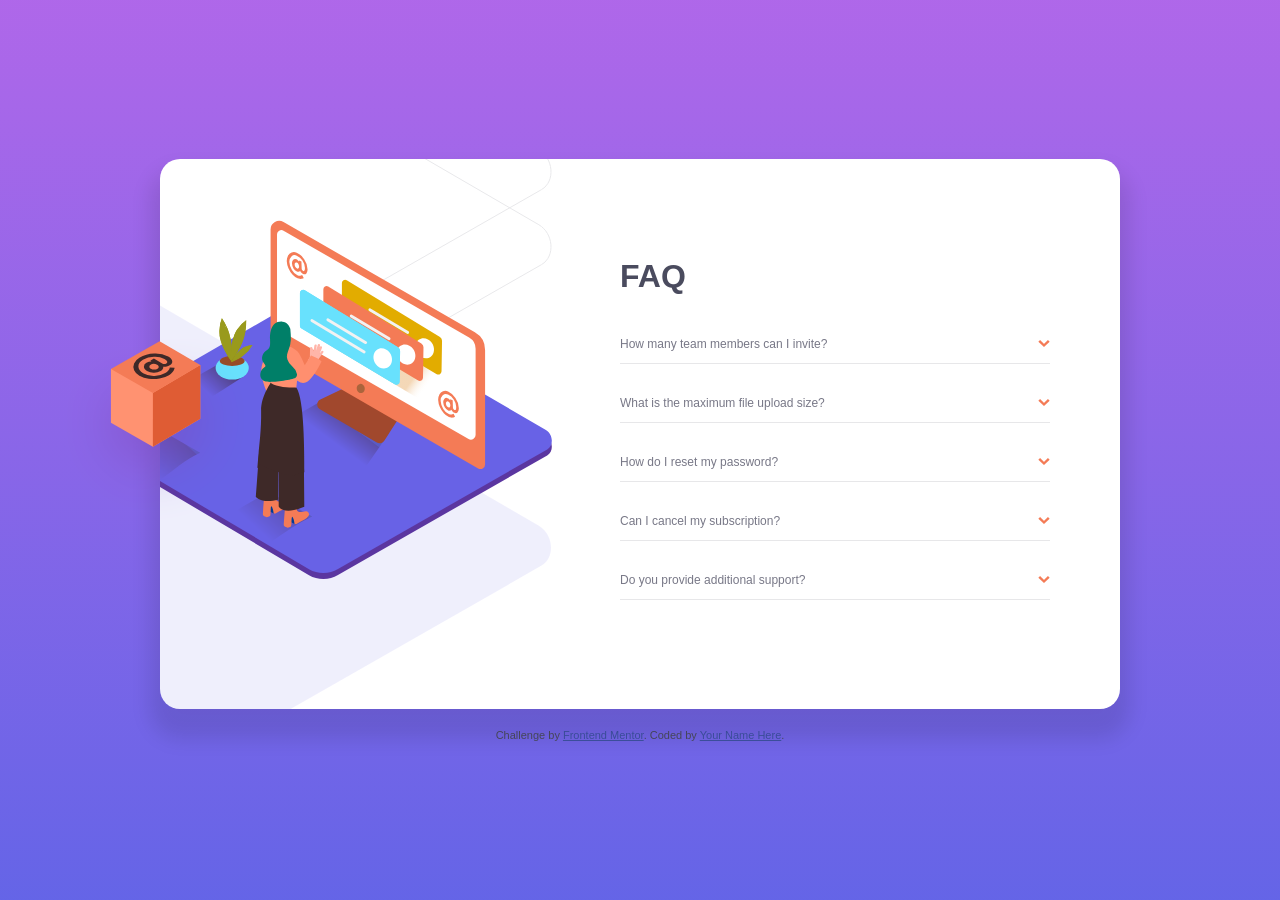
<file: index.html>
<!DOCTYPE html>
<html lang="en">
<head>
  <meta charset="UTF-8">
  <meta name="viewport" content="width=device-width, initial-scale=1.0"> <!-- displays site properly based on user's device -->

  <link rel="icon" type="image/png" sizes="32x32" href="./images/favicon-32x32.png">
  <link rel="stylesheet" href="style.css">
  <link rel="preconnect" href="https://fonts.googleapis.com">

  <script defer src="main.js"></script>

  <title>Frontend Mentor | FAQ Accordion Card</title>

  <!-- Feel free to remove these styles or customise in your own stylesheet 👍 -->
  <style>
    .attribution { font-size: 11px; text-align: center; }
    .attribution a { color: hsl(228, 45%, 44%); }
  </style>
</head>
<body>
  <main class="container">
    <div class="container-left">
      <img class='woman-desktop' src="images/illustration-woman-online-desktop.svg" alt="woman-desktop">
      <img class='woman-mobile' src="images/illustration-woman-online-mobile.svg" alt="woman-mobile">
      <img class= 'bg-desktop' src="images/bg-pattern-desktop.svg" alt="bg-desktop">
      <img class= 'bg-mobile' src="images/bg-pattern-mobile.svg" alt="bg-mobile">
    </div>
    <div class="container-right">
      <h2>FAQ</h2>
      <div class="questionbox">
        <div class="question">
          <p> How many team members can I invite?</p>
        <img class="arrow" src="images/icon-arrow-down.svg" alt="arrow">
        </div>
        <div class="answer">
          <p>You can invite up to 2 additional users on the Free plan. There is no limit on
            team members for the Premium plan.</p>
        </div>
      </div>
      <div class="questionbox">
        <div class="question">
          <p>What is the maximum file upload size?</p>
        <img class="arrow" src="images/icon-arrow-down.svg" alt="arrow">
        </div>
        <div class="answer">
          <p>No more than 2GB. All files in your account must fit your allotted storage space.
          </p>
        </div>
      </div>
     
      <div class="questionbox">
        <div class="question">
          <p>How do I reset my password?</p>
        <img class="arrow" src="images/icon-arrow-down.svg" alt="arrow">
        </div>
        <div class="answer">
          <p>Click “Forgot password” from the login page or “Change password” from your profile page.
            A reset link will be emailed to you.</p>
        </div>
      </div>
     
      <div class="questionbox">
        <div class="question">
          <p>Can I cancel my subscription?</p>
          <img class="arrow" src="images/icon-arrow-down.svg" alt="arrow">
        </div>
        <div class="answer">
          <p>  Yes! Send us a message and we’ll process your request no questions asked.</p>
        </div>
      </div>
  
      <div class="questionbox">
        <div class="question">
          <p>Do you provide additional support?</p>
        <img class="arrow" src="images/icon-arrow-down.svg" alt="arrow">
        </div>
        <div class="answer">
          <p>Chat and email support is available 24/7. Phone lines are open during normal business hours.</p>
        </div>
      </div>
      <img class = "atbox" src="images/illustration-box-desktop.svg" alt="atbox">
    </main>
    <div class="attribution">
      Challenge by <a href="https://www.frontendmentor.io?ref=challenge" target="_blank">Frontend Mentor</a>. 
      Coded by <a href="#">Your Name Here</a>.
    </div>
    </div>
</body>
</html>
</file>
<file: style.css>
:root {
  --text-dark-color: hsl(237, 12%, 33%);
  --text-color: hsl(240, 6%, 50%);
  --divider-color: hsl(240, 5%, 91%);
  --hover : hsl(14, 88%, 65%);
}

  body {
    width: 100vw;
    height: 100vh;
    font-family: 'Kumbh Sans', sans-serif;
    font-size: 12px;
    background: linear-gradient(hsl(273, 75%, 66%), hsl(240, 73%, 65%));
    background-repeat: no-repeat;
    color: var(--text-color);
    margin: 0;
    display: flex;
    flex-direction: column;
    justify-content: center;
    align-items: center;
  }
  
  .container {
    width: 900px;
    height: 550px;
    background-color: #fff;
    box-shadow: 0 20px 20px 10px rgba(0,0,0,.1);
    display: flex;
    border-radius: 20px;
    padding-right: 60px;
    position: relative;
  }
  
  .container-left {
    width: 50%;
    height: 100%;
    overflow: hidden;
    position: relative;
  }
  
  .woman-desktop {
    position: absolute;
    top: 11%;
    left: -80px;
    z-index: 1;
  }
  
  .woman-mobile {
    display: none;
  }
  
  .bg-desktop {
    position: absolute;
    top: -52%;
    left: -574px;
  }
  
  .bg-mobile {
    display: none;
  }
  
  .container-right {
    width: 50%;
    height: 100%;
    display: flex;
    flex-direction: column;
    justify-content: center;
  }
  
  h2 {
    font-size: 2rem;
    margin: 0;
    padding: 0 0 20px 10px;
    color: var(--text-dark-color);
  }
  
  .questionbox {
    margin: 10px;
    border-bottom : 1px solid var(--divider-color);
    cursor: pointer;
  }

  
  .question {
    margin: 0;
    display: flex;
    justify-content: space-between;
    align-items: center;
  }
  
  .question:hover {
   color: var(--hover);
 }

  .question.active {
    margin: 0;
    color: var(--text-dark-color);
    font-weight: 700;
  }
  
  .arrow {
    width: 12px;
    height: 8px;
    transition: .3s;
    cursor: pointer;
  }
  
  .arrow.active {
    transform: rotate(180deg);
  }
  
  
  .answer {
    display: none;
  }

  .answer > span {
    margin: 0 0 10px 0;
  }
  
  .answer.active {
    display: block;
  }
  
  
  .atbox {
    position: absolute;
    top: 180px;
    left: -100px;
    z-index: 1;
  }
  
  .attribution {
    margin-top: 20px;
    color: var(--text-dark-color);
  }


@media screen and (max-width:768px) {
 
  .container {
    padding: 20px;
    width: 300px;
    height: 400px;
    flex-direction: column;
    box-sizing: border-box;
  }

  .container-left {
    width: 100%;
    height: 100px;
    overflow: visible;
  }

  .woman-desktop {
    display: none;
  }

  .woman-mobile {
    display: block;
    position:absolute;
    width: 220px;
    height: 135px;
    top: -100px;
    left: 0;
    right: 13px;
    margin: 0 auto;
  }

  .bg-desktop {
    display: none;
  }

  .bg-mobile {
    display: block;
    position: absolute;
    width: 204px;
    height: 80px;
    top: -23px;
    left: 10px;
    right: 0;
    margin: 0 auto;
  }

  .container-right{
    width: 100%;
    height: 300px;
    justify-content: center;
    align-items: center;
  }

  h2 {
    
  padding: 0 10px 20px 0;
    
  }

  .questionbox {
    margin:0;
    width: 100%;
    display: flex;
    flex-direction: column;
    justify-content: flex-start;
  }

  

  .atbox {
   display: none;
  }
}
</file>
